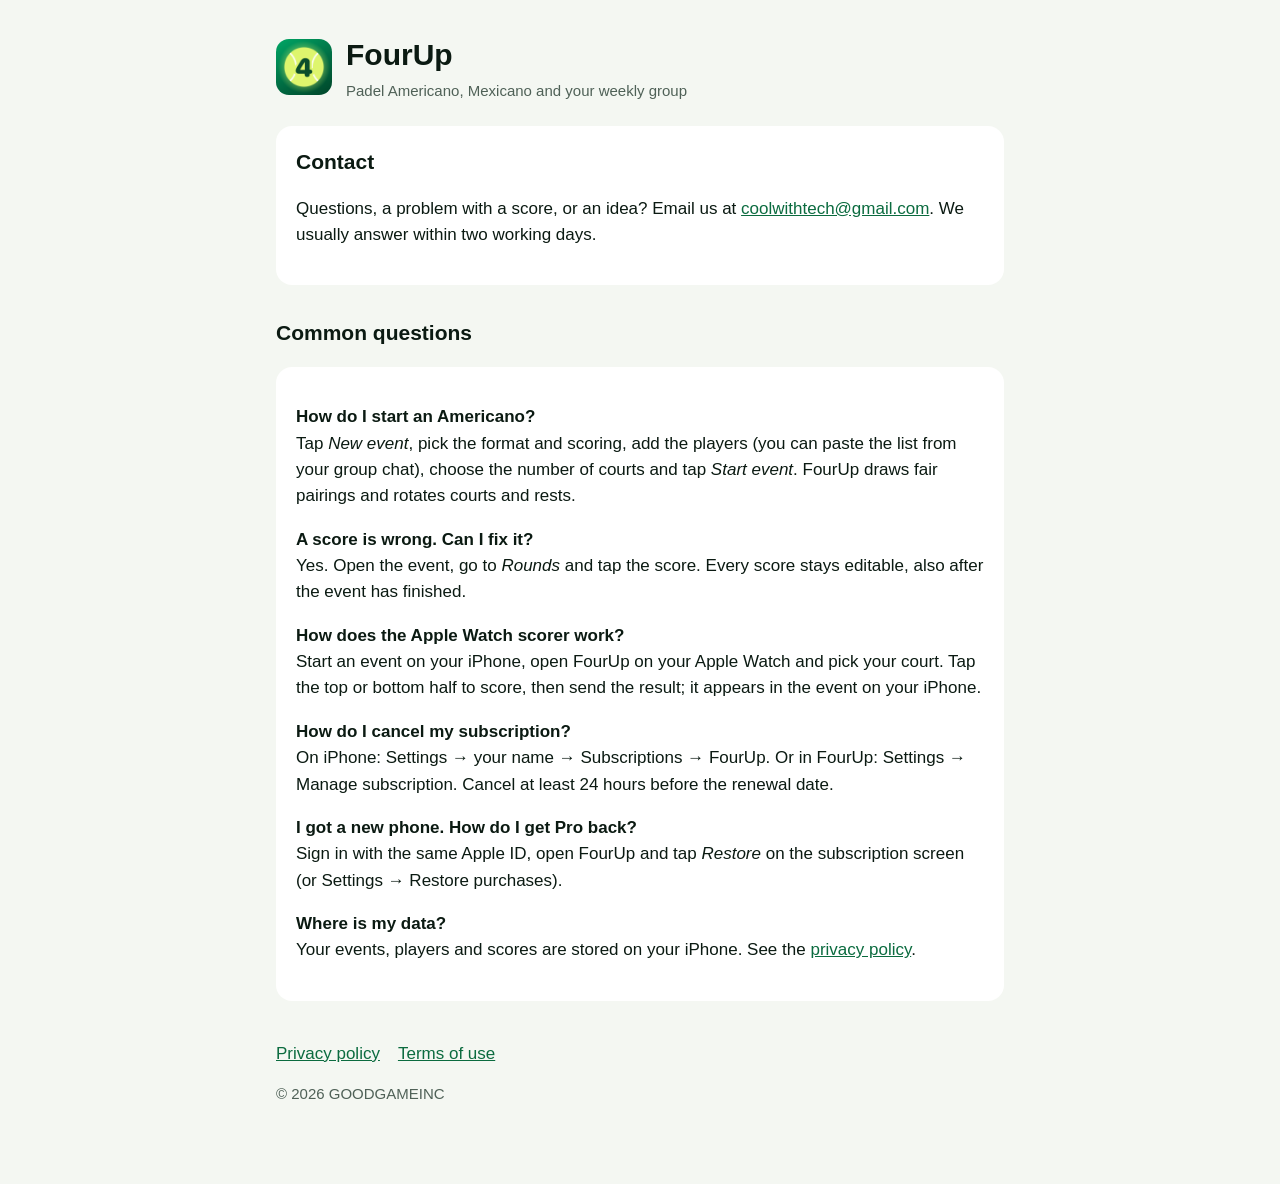
<file: index.html>
<!doctype html>
<html lang="en">
<head>
<meta charset="utf-8">
<meta name="viewport" content="width=device-width, initial-scale=1">
<title>FourUp Support</title>
<meta name="description" content="Help and contact for FourUp: Padel Americano.">
<link rel="icon" href="icon.png">
<link rel="stylesheet" href="style.css">
</head>
<body>
<main>
  <header><img src="icon.png" alt=""><div><h1>FourUp</h1><div class="muted">Padel Americano, Mexicano and your weekly group</div></div></header>

  <div class="card">
    <h2 style="margin-top:0">Contact</h2>
    <p>Questions, a problem with a score, or an idea? Email us at <a href="mailto:coolwithtech@gmail.com?subject=FourUp">coolwithtech@gmail.com</a>. We usually answer within two working days.</p>
  </div>

  <h2>Common questions</h2>
  <div class="card">
    <p><strong>How do I start an Americano?</strong><br>Tap <em>New event</em>, pick the format and scoring, add the players (you can paste the list from your group chat), choose the number of courts and tap <em>Start event</em>. FourUp draws fair pairings and rotates courts and rests.</p>
    <p><strong>A score is wrong. Can I fix it?</strong><br>Yes. Open the event, go to <em>Rounds</em> and tap the score. Every score stays editable, also after the event has finished.</p>
    <p><strong>How does the Apple Watch scorer work?</strong><br>Start an event on your iPhone, open FourUp on your Apple Watch and pick your court. Tap the top or bottom half to score, then send the result; it appears in the event on your iPhone.</p>
    <p><strong>How do I cancel my subscription?</strong><br>On iPhone: Settings → your name → Subscriptions → FourUp. Or in FourUp: Settings → Manage subscription. Cancel at least 24 hours before the renewal date.</p>
    <p><strong>I got a new phone. How do I get Pro back?</strong><br>Sign in with the same Apple ID, open FourUp and tap <em>Restore</em> on the subscription screen (or Settings → Restore purchases).</p>
    <p><strong>Where is my data?</strong><br>Your events, players and scores are stored on your iPhone. See the <a href="privacy.html">privacy policy</a>.</p>
  </div>

  <nav><a href="privacy.html">Privacy policy</a><a href="https://www.apple.com/legal/internet-services/itunes/dev/stdeula/">Terms of use</a></nav>
  <p class="muted">© 2026 GOODGAMEINC</p>
</main>
</body>
</html>
</file>
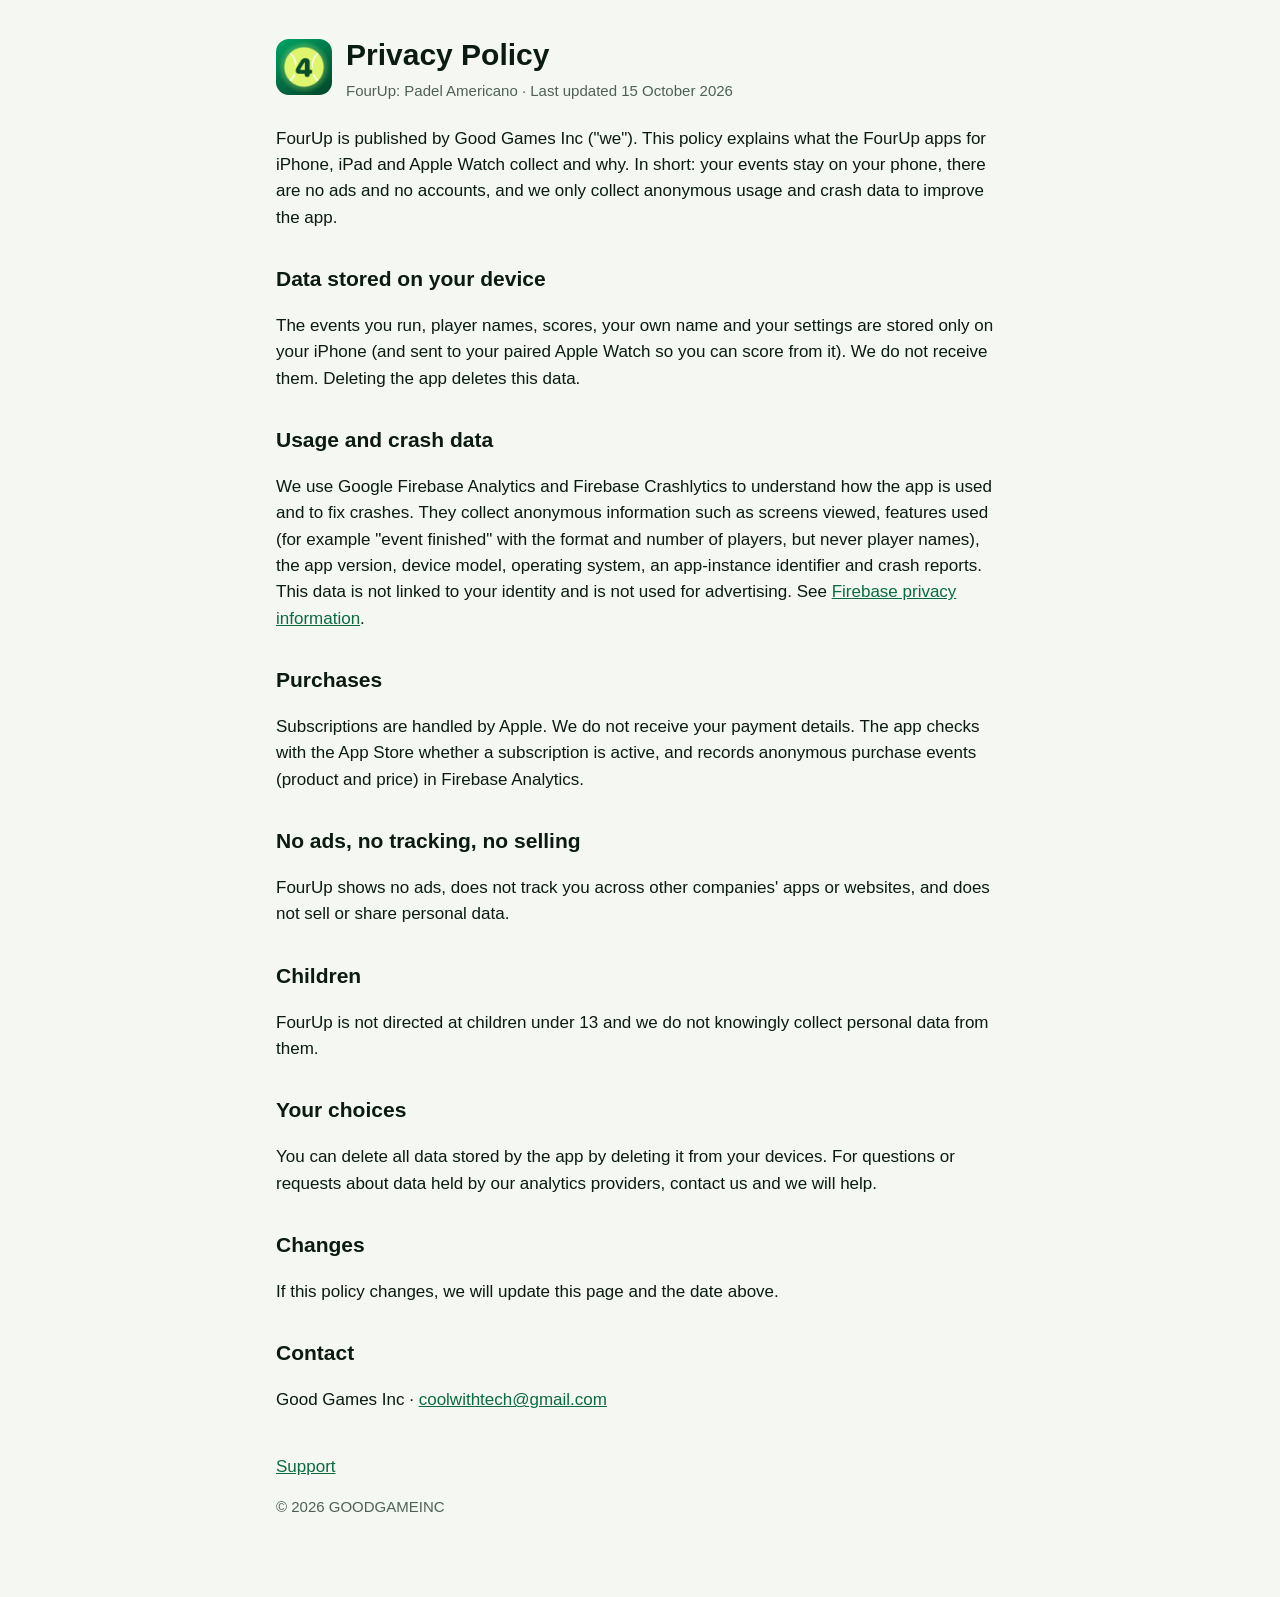
<file: privacy.html>
<!doctype html>
<html lang="en">
<head>
<meta charset="utf-8">
<meta name="viewport" content="width=device-width, initial-scale=1">
<title>FourUp Privacy Policy</title>
<meta name="description" content="How FourUp: Padel Americano handles your data.">
<link rel="icon" href="icon.png">
<link rel="stylesheet" href="style.css">
</head>
<body>
<main>
  <header><img src="icon.png" alt=""><div><h1>Privacy Policy</h1><div class="muted">FourUp: Padel Americano · Last updated 15 October 2026</div></div></header>

  <p>FourUp is published by Good Games Inc ("we"). This policy explains what the FourUp apps for iPhone, iPad and Apple Watch collect and why. In short: your events stay on your phone, there are no ads and no accounts, and we only collect anonymous usage and crash data to improve the app.</p>

  <h2>Data stored on your device</h2>
  <p>The events you run, player names, scores, your own name and your settings are stored only on your iPhone (and sent to your paired Apple Watch so you can score from it). We do not receive them. Deleting the app deletes this data.</p>

  <h2>Usage and crash data</h2>
  <p>We use Google Firebase Analytics and Firebase Crashlytics to understand how the app is used and to fix crashes. They collect anonymous information such as screens viewed, features used (for example "event finished" with the format and number of players, but never player names), the app version, device model, operating system, an app-instance identifier and crash reports. This data is not linked to your identity and is not used for advertising. See <a href="https://firebase.google.com/support/privacy">Firebase privacy information</a>.</p>

  <h2>Purchases</h2>
  <p>Subscriptions are handled by Apple. We do not receive your payment details. The app checks with the App Store whether a subscription is active, and records anonymous purchase events (product and price) in Firebase Analytics.</p>

  <h2>No ads, no tracking, no selling</h2>
  <p>FourUp shows no ads, does not track you across other companies' apps or websites, and does not sell or share personal data.</p>

  <h2>Children</h2>
  <p>FourUp is not directed at children under 13 and we do not knowingly collect personal data from them.</p>

  <h2>Your choices</h2>
  <p>You can delete all data stored by the app by deleting it from your devices. For questions or requests about data held by our analytics providers, contact us and we will help.</p>

  <h2>Changes</h2>
  <p>If this policy changes, we will update this page and the date above.</p>

  <h2>Contact</h2>
  <p>Good Games Inc · <a href="mailto:coolwithtech@gmail.com?subject=FourUp%20privacy">coolwithtech@gmail.com</a></p>

  <nav><a href="./">Support</a></nav>
  <p class="muted">© 2026 GOODGAMEINC</p>
</main>
</body>
</html>
</file>
<file: style.css>
:root { --bg: #f4f7f2; --card: #fff; --text: #0b1a12; --muted: #4f6157; --tint: #0b6b3f; --lime: #d7f75b; }
@media (prefers-color-scheme: dark) { :root { --bg: #06100b; --card: #0f1f17; --text: #fff; --muted: #a9bdb1; --tint: #4ade80; } }
* { box-sizing: border-box; }
body { margin: 0; background: var(--bg); color: var(--text); font: 17px/1.55 -apple-system, BlinkMacSystemFont, "Segoe UI", Roboto, sans-serif; }
main { max-width: 760px; margin: 0 auto; padding: 32px 16px 64px; }
header { display: flex; align-items: center; gap: 14px; margin-bottom: 24px; }
header img { width: 56px; height: 56px; border-radius: 13px; }
h1 { font-size: 30px; margin: 0; }
h2 { font-size: 21px; margin-top: 32px; }
.card { background: var(--card); border-radius: 16px; padding: 20px; margin: 16px 0; }
a { color: var(--tint); }
.muted { color: var(--muted); font-size: 15px; }
nav { margin-top: 40px; display: flex; gap: 18px; }
</file>
